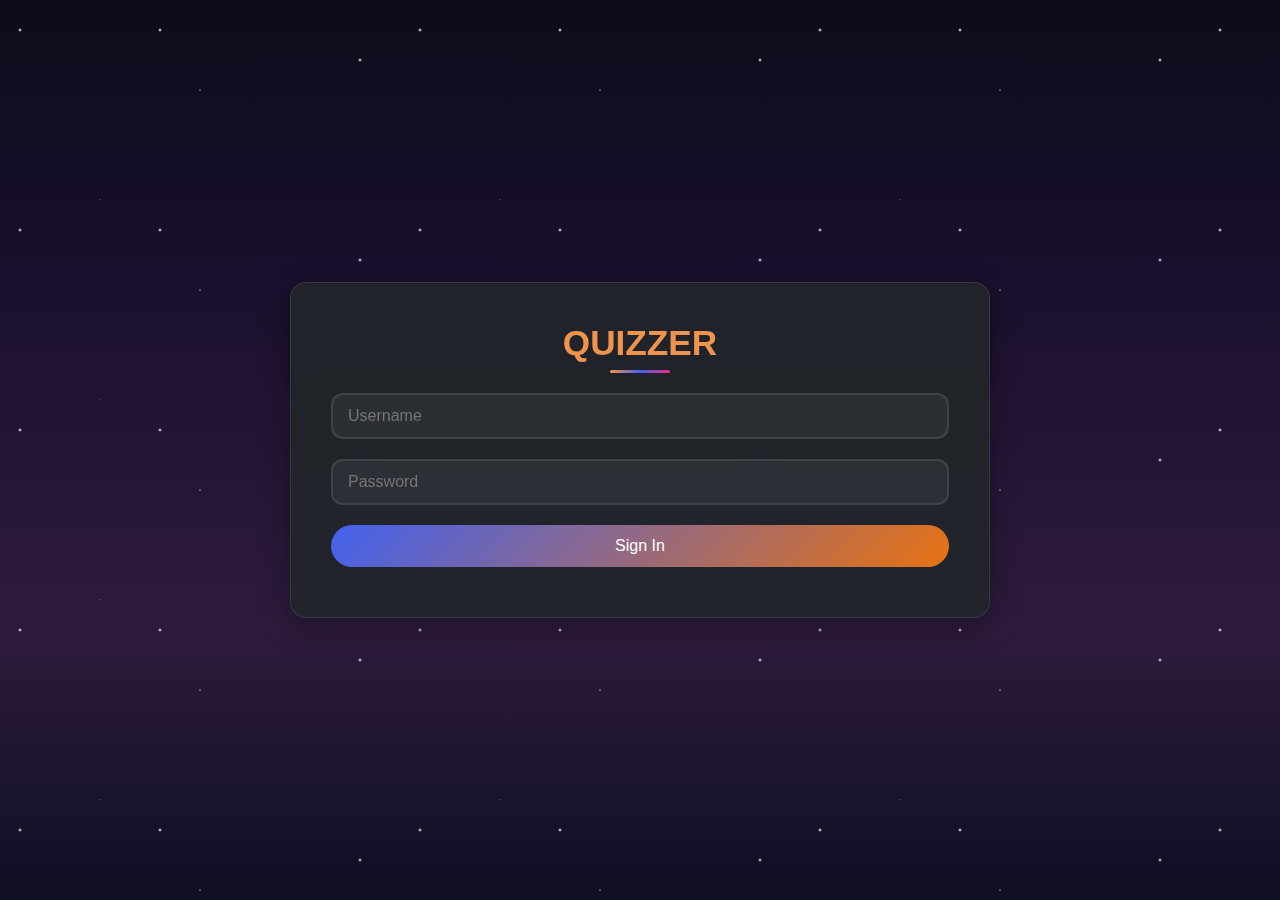
<file: index.html>
<!DOCTYPE html>
<html lang="en">
<head>
  <meta http-equiv="refresh" content="0; url=home.html" />
  <meta charset="UTF-8">
  <meta name="viewport" content="width=device-width, initial-scale=1.0">
  <title>QUIZZER | Interactive Learning</title>
  <link rel="stylesheet" href="styles.css">
  <link rel="stylesheet" href="https://cdnjs.cloudflare.com/ajax/libs/font-awesome/6.4.0/css/all.min.css">
  
</head>
<body>
  
  <script>
    (function () {
      const isLoggedIn = sessionStorage.getItem("loggedIn");
      if (isLoggedIn !== "true") {
        alert("Access denied. Please log in first.");
        window.location.href = "login.html";
      }
    })();
  </script>

  <div class="app-container">
    <!-- Home Screen -->
    <div id="home" class="screen active">
      <div class="header">
        <h1><i class="fas fa-graduation-cap"></i> Welcome to QUIZZER</h1>
        <p>Select your class to begin</p>
      </div>
      <div id="class-options" class="option-container"></div>
      <div class="nav-buttons">
        <button id="class-next" class="btn-primary" disabled>
          Continue <i class="fas fa-arrow-right"></i>
        </button>
      </div>
    </div>

    <!-- Subject Selection -->
    <div id="subject-select" class="screen">
      <div class="header">
        <h2><i class="fas fa-book-open"></i> Choose Subject</h2>
        <p>For Class <span id="selected-class-display"></span></p>
      </div>
      <div id="subject-options" class="o-container"></div>
      <div class="nav-buttons">
        <button id="subject-back" class="btn-secondary">
          <i class="fas fa-arrow-left"></i> Back
        </button>
        <button id="subject-next" class="btn-primary" disabled>
          Continue <i class="fas fa-arrow-right"></i>
        </button>
      </div>
    </div>

    
    <!-- Chapter Selection -->
    <div id="chapter-select" class="screen">
      <div class="header">
        <h2><i class="fas fa-layer-group"></i> Choose Chapter</h2>
        <p>For <span id="selected-subject-display"></span> (Class <span id="chapter-class-display"></span>)</p>
      </div>
      <div id="chapter-options" class="option-container"></div>
      <div class="nav-buttons">
        <button id="chapter-back" class="btn-secondary">
          <i class="fas fa-arrow-left"></i> Back
        </button>
        <button id="chapter-next" class="btn-primary" disabled>
          Continue <i class="fas fa-arrow-right"></i>
        </button>
      </div>
    </div>

    <!-- Rules Screen -->
    <div id="rules-popup" class="screen">
      <div class="header">
        <h2><i class="fas fa-info-circle"></i> Quiz Rules</h2>
      </div>
      <div class="rules-list">
        <div class="rule-item">
          <i class="fas fa-question-circle"></i>
          <p>Answer 10 random questions per quiz</p>
        </div>
        <div class="rule-item">
          <i class="fas fa-star"></i>
          <p>Each correct answer gives 10 points</p>
        </div>
        <div class="rule-item">
          <i class="fas fa-clock"></i>
          <p>Take your time - no time limit</p>
        </div>
      </div>
      <div class="nav-buttons">
        <button id="rules-back" class="btn-secondary">
          <i class="fas fa-arrow-left"></i> Back
        </button>
        <button id="start-quiz" class="btn-primary">
          Start Quiz <i class="fas fa-play"></i>
        </button>
      </div>
    </div>

    <!-- Quiz Screen -->
    <div id="quiz-container" class="screen">
      <div class="quiz-header">
        <div id="timer-container" class="question-timer">
          <i class="fas fa-clock clock-icon"></i>
          <span id="timer-seconds">0s</span>
        </div>
        
        <div class="quiz-info">
          <span class="quiz-subject"><i class="fas fa-book"></i> <span id="quiz-subject-name"></span></span>
          <span class="quiz-progress"><span id="current-question">1</span>/<span id="total-questions">10</span></span>
        </div>
        <div class="progress-bar">
          <div class="progress-fill" style="width: 0%"></div>
        </div>
      </div>
      
      <div class="question-container">
        <h2 id="question">Loading question...</h2>
        <div id="options" class="option-container"></div>
      </div>
      
      <div class="nav-buttons">
        <button id="next-btn" class="btn-primary" disabled>
          Next Question <i class="fas fa-arrow-right"></i>
        </button>
      </div>
    </div>

    <!-- Result Screen -->
    <div id="result-container" class="screen">
      <div class="result-header">
        <div class="result-icon">
          <i class="fas fa-trophy"></i>
        </div>
        <h2>Quiz Completed!</h2>
        <p>You've finished the <span id="result-subject"></span> quiz</p>
      </div>
      
      <div class="score-display">
        <div class="score-circle">
          <svg class="progress-ring" width="200" height="200">
            <circle class="progress-ring__circle" stroke-width="10" fill="transparent" r="90" cx="100" cy="100"/>
            <circle class="progress-ring__circle progress-ring__circle--fill" stroke-width="10" fill="transparent" r="90" cx="100" cy="100"/>
          </svg>
          <div class="score-text">
            <span id="score-percent">0</span>%
          </div>
        </div>
        <div id="final-score" class="score-details">
          <p>You scored <span id="score-value">0</span> out of <span id="score-max">100</span></p>
        </div>
      </div>
      
      <div class="nav-buttons">
        <button onclick="location.reload()" class="btn-primary">
          <i class="fas fa-redo"></i> Play Again
        </button>
      </div>
    </div>

    <footer>
      <p>© 2025 QUIZZER | Interactive Learning Platform | By Sreehari Nandanan</p>
    </footer>
  </div>
  <script src="script.js" defer></script>
</body>
</html>
</file>
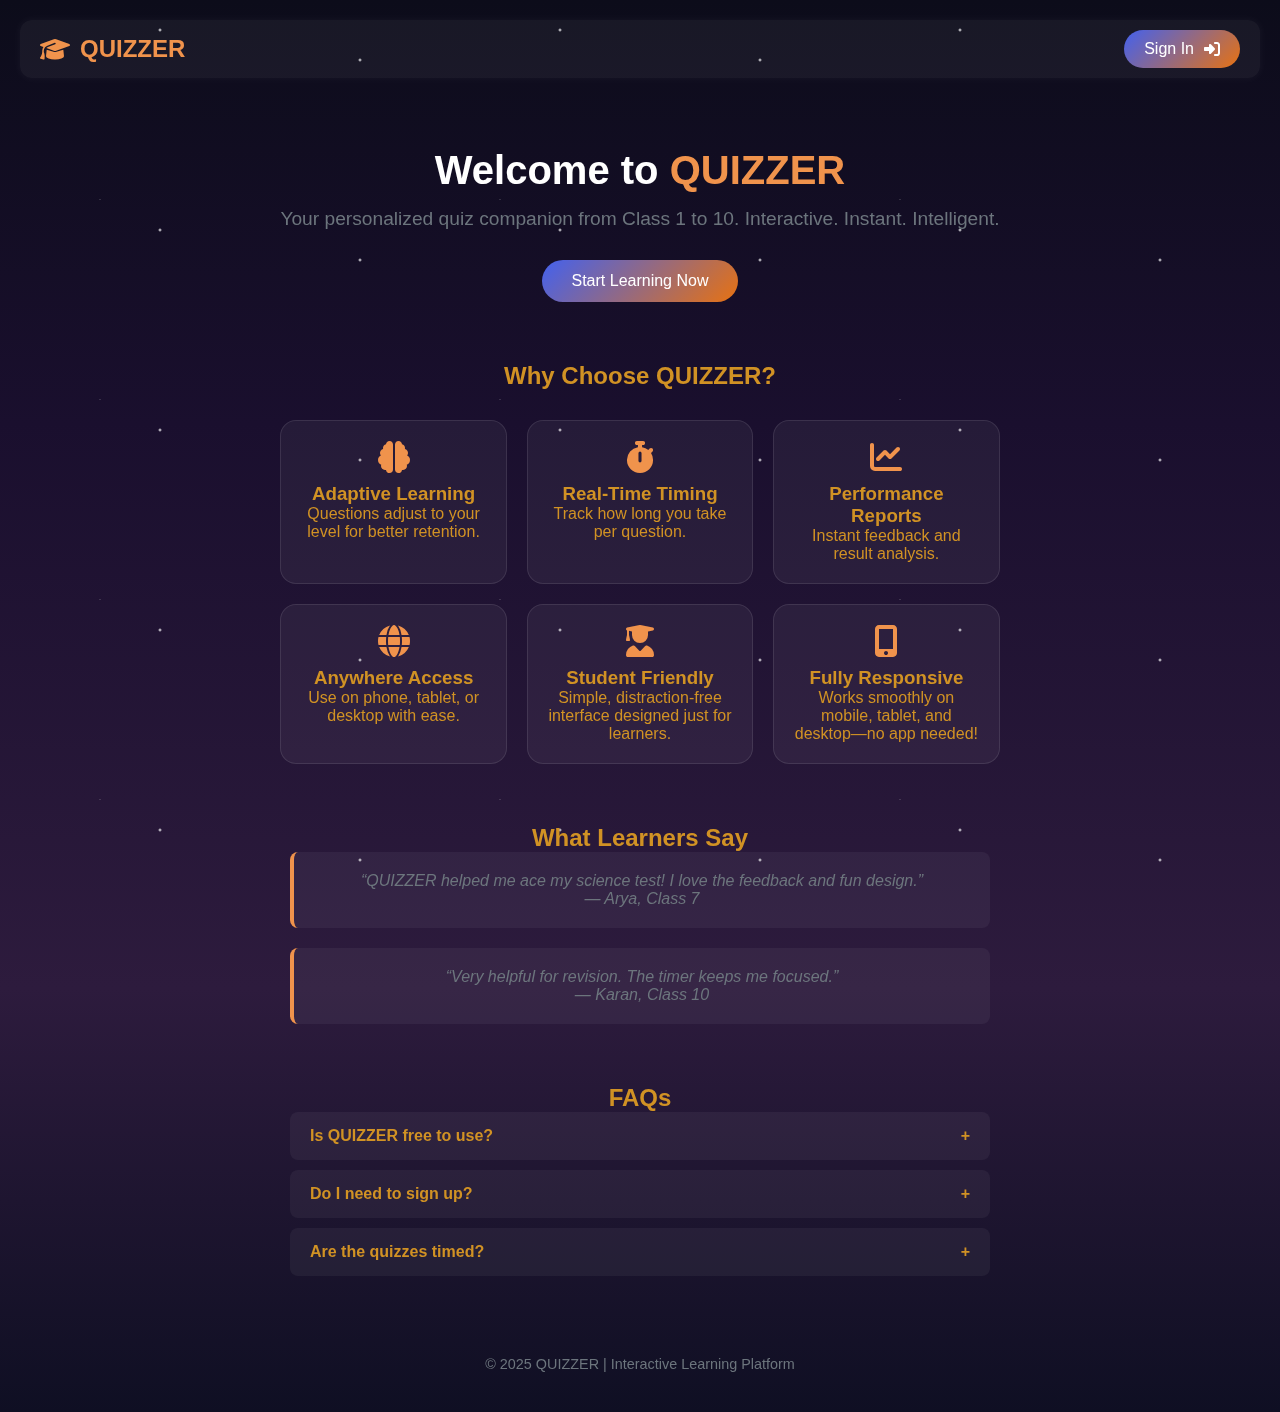
<file: home.html>
<!DOCTYPE html>
<html lang="en">
<head>
  <meta charset="UTF-8" />
  <title>QUIZZER - Learn, Practice, Succeed</title>
  <link rel="stylesheet" href="home.css" />
  <link rel="stylesheet" href="https://cdnjs.cloudflare.com/ajax/libs/font-awesome/6.4.0/css/all.min.css" />
</head>
<body>
  <header>
    <div class="logo">
      <i class="fas fa-graduation-cap"></i> QUIZZER
    </div>
    <button onclick="location.href='login.html'" class="sign-in-btn">
      Sign In <i class="fas fa-sign-in-alt"></i>
    </button>
  </header>

  <main>
    <!-- Hero Banner -->
    <section class="hero">
      <h1>Welcome to <span class="highlight">QUIZZER</span></h1>
      <p>Your personalized quiz companion from Class 1 to 10. Interactive. Instant. Intelligent.</p>
      <button onclick="location.href='login.html'" class="cta-btn">Start Learning Now</button>
    </section>

    <!-- Features -->
    <section class="features">
  <h2>Why Choose QUIZZER?</h2>
  <div class="feature-cards">
    <div class="card">
      <i class="fas fa-brain"></i>
      <h3>Adaptive Learning</h3>
      <p>Questions adjust to your level for better retention.</p>
    </div>
    <div class="card">
      <i class="fas fa-stopwatch"></i>
      <h3>Real-Time Timing</h3>
      <p>Track how long you take per question.</p>
    </div>
    <div class="card">
      <i class="fas fa-chart-line"></i>
      <h3>Performance Reports</h3>
      <p>Instant feedback and result analysis.</p>
    </div>
    <div class="card">
      <i class="fas fa-globe"></i>
      <h3>Anywhere Access</h3>
      <p>Use on phone, tablet, or desktop with ease.</p>
    </div>
    <div class="card">
      <i class="fas fa-user-graduate"></i>
      <h3>Student Friendly</h3>
      <p>Simple, distraction-free interface designed just for learners.</p>
    </div>
    <div class="card">
      <i class="fas fa-mobile-alt"></i>
      <h3>Fully Responsive</h3>
      <p>Works smoothly on mobile, tablet, and desktop—no app needed!</p>
    </div>
  </div>
</section>
    <!-- Testimonials -->
    <section class="testimonials">
      <h2>What Learners Say</h2>
      <div class="testimonial-cards">
        <div class="testimonial">
          <p>“QUIZZER helped me ace my science test! I love the feedback and fun design.”</p>
          <span>— Arya, Class 7</span>
        </div>
        <div class="testimonial">
          <p>“Very helpful for revision. The timer keeps me focused.”</p>
          <span>— Karan, Class 10</span>
        </div>
      </div>
    </section>

    <!-- FAQ Accordion -->
    <section class="faq">
      <h2>FAQs</h2>
      <div class="accordion">
        <div class="accordion-item">
          <button class="accordion-header">Is QUIZZER free to use?</button>
          <div class="accordion-body">Yes! All features are completely free for students.</div>
        </div>
        <div class="accordion-item">
          <button class="accordion-header">Do I need to sign up?</button>
          <div class="accordion-body">Just a simple sign-in is enough to get started—no registration needed.</div>
        </div>
        <div class="accordion-item">
          <button class="accordion-header">Are the quizzes timed?</button>
          <div class="accordion-body">Yes, but just for awareness. There are no penalties.</div>
        </div>
      </div>
    </section>
  </main>

  <footer>
    <p>© 2025 QUIZZER | Interactive Learning Platform</p>
  </footer>

  <script>
    // Accordion toggle
    document.querySelectorAll(".accordion-header").forEach(btn => {
      btn.addEventListener("click", () => {
        btn.classList.toggle("active");
        const body = btn.nextElementSibling;
        body.style.maxHeight = body.style.maxHeight ? null : body.scrollHeight + "px";
      });
    });
  </script>
</body>
</html>
</file>
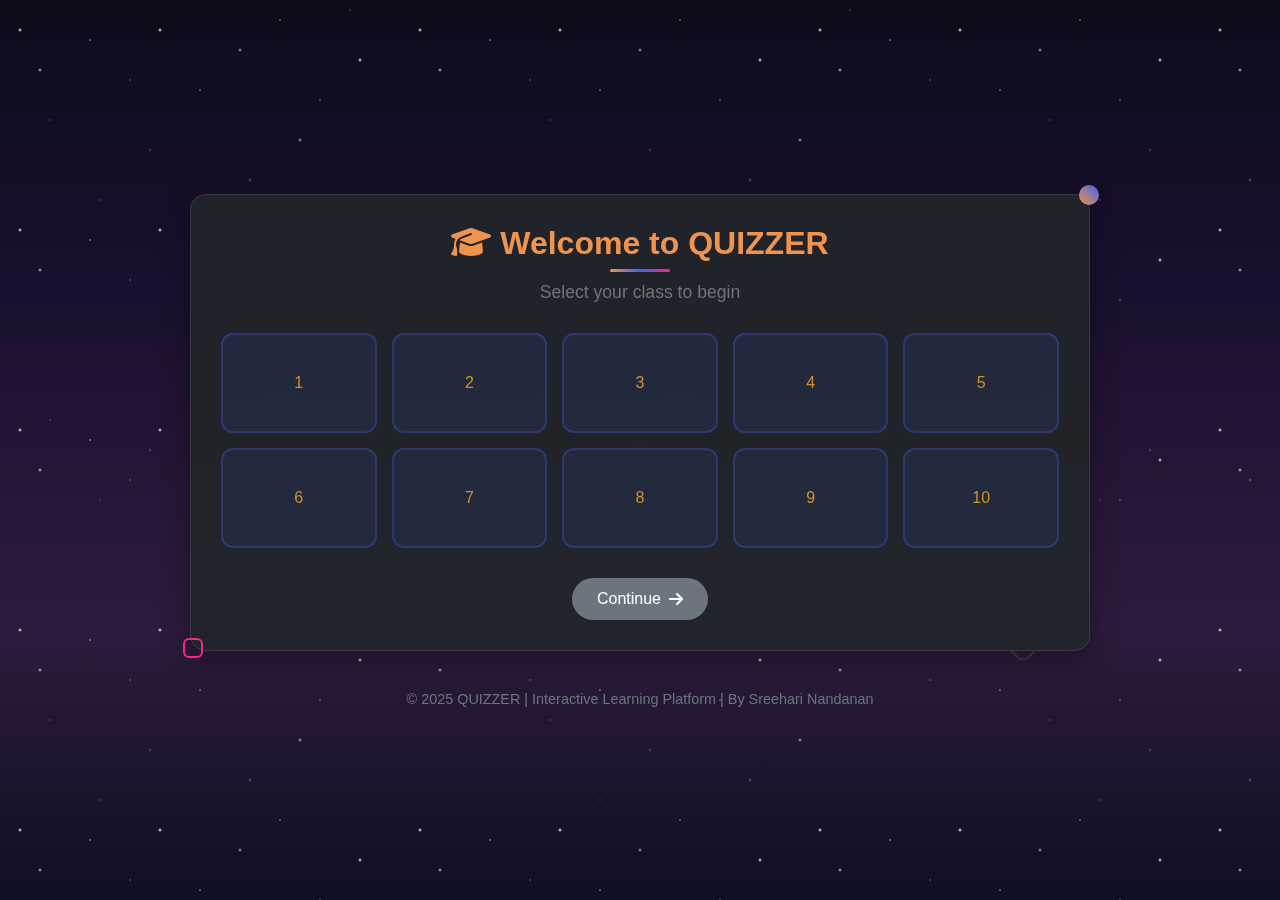
<file: indexorg copy.html>
<!DOCTYPE html>
<html lang="en">
<head>
  <meta charset="UTF-8" />
  <meta name="viewport" content="width=device-width, initial-scale=1.0"/>
  <title>QUIZZER | Interactive Learning</title>
  <link rel="stylesheet" href="styles.css" />
  <link rel="stylesheet" href="https://cdnjs.cloudflare.com/ajax/libs/font-awesome/6.4.0/css/all.min.css">
</head>
<body>
  <div class="app-container">
    <!-- Home Screen: Class Selection -->
    <div id="home" class="screen active">
      <div class="header">
        <h1><i class="fas fa-graduation-cap"></i> Welcome to QUIZZER</h1>
        <p>Select your class to begin</p>
      </div>
      <div id="class-options" class="option-container"></div>
      <div class="nav-buttons">
        <button id="class-next" class="btn-primary" disabled>
          Continue <i class="fas fa-arrow-right"></i>
        </button>
      </div>
    </div>

    <!-- Subject Selection -->
    <div id="subject-select" class="screen">
      <div class="header">
        <h2><i class="fas fa-book-open"></i> Choose Subject</h2>
        <p>For Class <span id="selected-class-display"></span></p>
      </div>
      <div id="subject-options" class="option-container"></div>
      <div class="nav-buttons">
        <button id="subject-back" class="btn-secondary">
          <i class="fas fa-arrow-left"></i> Back
        </button>
        <button id="subject-next" class="btn-primary" disabled>
          Continue <i class="fas fa-arrow-right"></i>
        </button>
      </div>
    </div>

    <!-- Rules Screen -->
    <div id="rules-popup" class="screen">
      <div class="header">
        <h2><i class="fas fa-info-circle"></i> Quiz Rules</h2>
        <div class="progress-steps">
          <div class="step active"><span>1</span></div>
          <div class="step active"><span>2</span></div>
          <div class="step active"><span>3</span></div>
        </div>
      </div>
      <div class="rules-list">
        <div class="rule-item">
          <i class="fas fa-question-circle"></i>
          <p>Answer 10 random questions per quiz</p>
        </div>
        <div class="rule-item">
          <i class="fas fa-star"></i>
          <p>Each correct answer gives 10 points</p>
        </div>
        <div class="rule-item">
          <i class="fas fa-clock"></i>
          <p>Take your time - no time limit</p>
        </div>
        <div class="rule-item">
          <i class="fas fa-lightbulb"></i>
          <p>Click a card to select your answer</p>
        </div>
      </div>
      <div class="nav-buttons">
        <button id="rules-back" class="btn-secondary">
          <i class="fas fa-arrow-left"></i> Back
        </button>
        <button id="start-quiz" class="btn-primary">
          Start Quiz <i class="fas fa-play"></i>
        </button>
      </div>
    </div>

    <!-- Quiz Screen -->
    <div id="quiz-container" class="screen">
      <div class="quiz-header">
        <div class="quiz-info">
          <span class="quiz-subject"><i class="fas fa-book"></i> <span id="quiz-subject-name"></span></span>
          <span class="quiz-progress"><span id="current-question">1</span>/<span id="total-questions">10</span></span>
        </div>
        <div class="progress-bar">
          <div class="progress-fill" style="width: 10%"></div>
        </div>
      </div>
      
      <div class="question-container">
        <h2 id="question">Loading question...</h2>
        <div id="options" class="option-container"></div>
      </div>
      
      <div class="nav-buttons">
        <button id="next-btn" class="btn-primary" disabled>
          Next Question <i class="fas fa-arrow-right"></i>
        </button>
      </div>
    </div>

    <!-- Result Screen -->
    <div id="result-container" class="screen">
      <div class="result-header">
        <div class="result-icon">
          <i class="fas fa-trophy"></i>
        </div>
        <h2>Quiz Completed!</h2>
        <p>You've finished the <span id="result-subject"></span> quiz</p>
      </div>
      
      <div class="score-display">
        <div class="score-circle">
          <svg class="progress-ring" width="200" height="200">
            <circle class="progress-ring__circle" stroke-width="10" fill="transparent" r="90" cx="100" cy="100"/>
            <circle class="progress-ring__circle progress-ring__circle--fill" stroke-width="10" fill="transparent" r="90" cx="100" cy="100"/>
          </svg>
          <div class="score-text">
            <span id="score-percent">0</span>%
          </div>
        </div>
        <div id="final-score" class="score-details">
          <p>You scored <span id="score-value">0</span> out of <span id="score-max">100</span></p>
        </div>
      </div>
      
      <div class="nav-buttons">
        <button onclick="location.reload()" class="btn-primary">
          <i class="fas fa-redo"></i> Play Again
        </button>
      </div>
    </div>

    <footer>
      <p>© 2025 QUIZZER | Interactive Learning Platform | By Sreehari Nandanan</p>
    </footer>
  </div>
  <script src="script.js" defer></script>
</body>
</html>
</file>
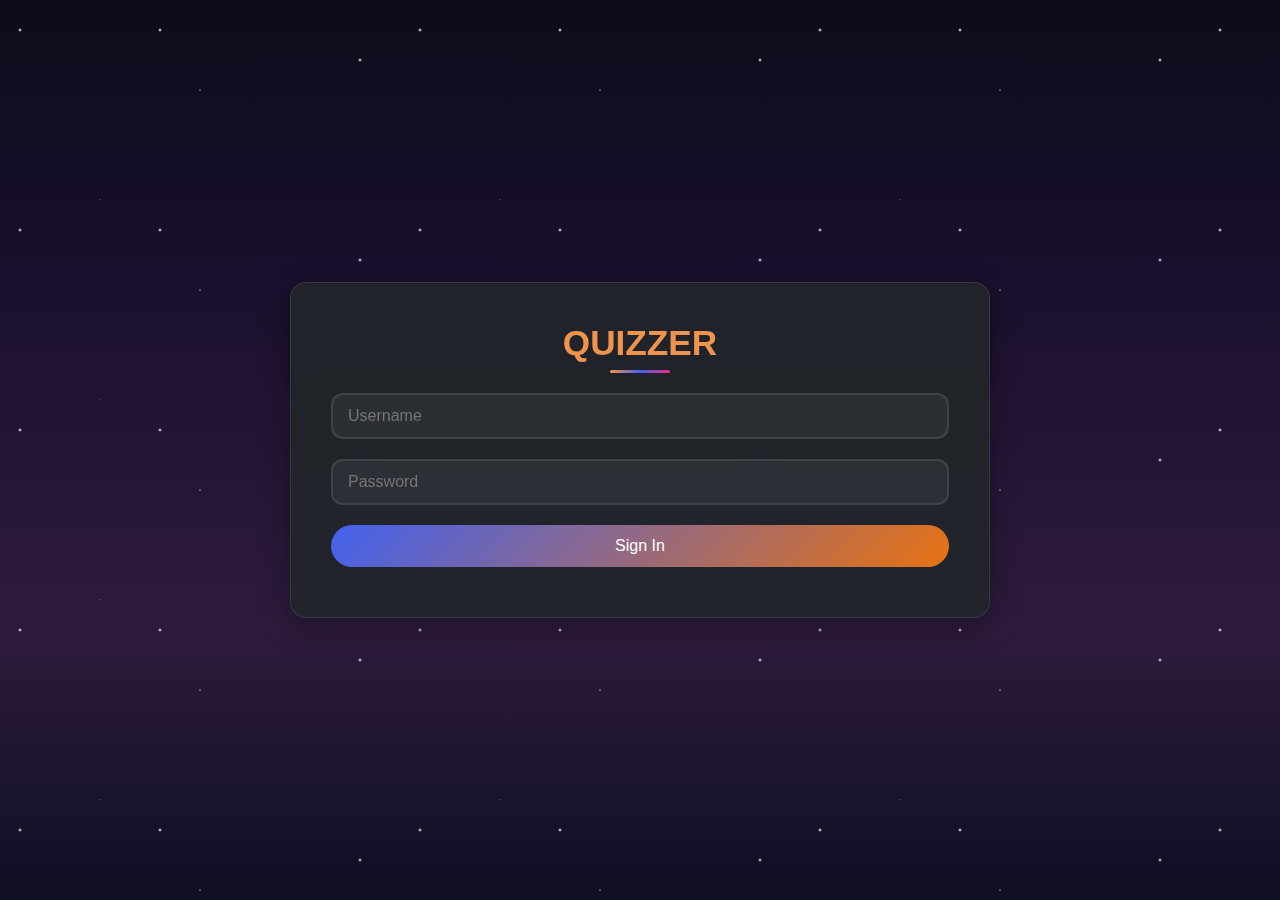
<file: login.html>
<!-- login.html -->
<!DOCTYPE html>
<html lang="en">
<head>
  <meta charset="UTF-8" />
  <title>Login | QUIZZER</title>
  <link rel="stylesheet" href="login.css" />
</head>
<body>
  <div class="login-container">
    <h1>QUIZZER</h1>
    <form id="login-form">
      <input type="text" id="username" placeholder="Username" required />
      <input type="password" id="password" placeholder="Password" required />
      <button type="submit">Sign In</button>
    </form>
    <p id="login-error" class="error"></p>
  </div>

  <script src="login.js"></script>
</body>
</html>
</file>
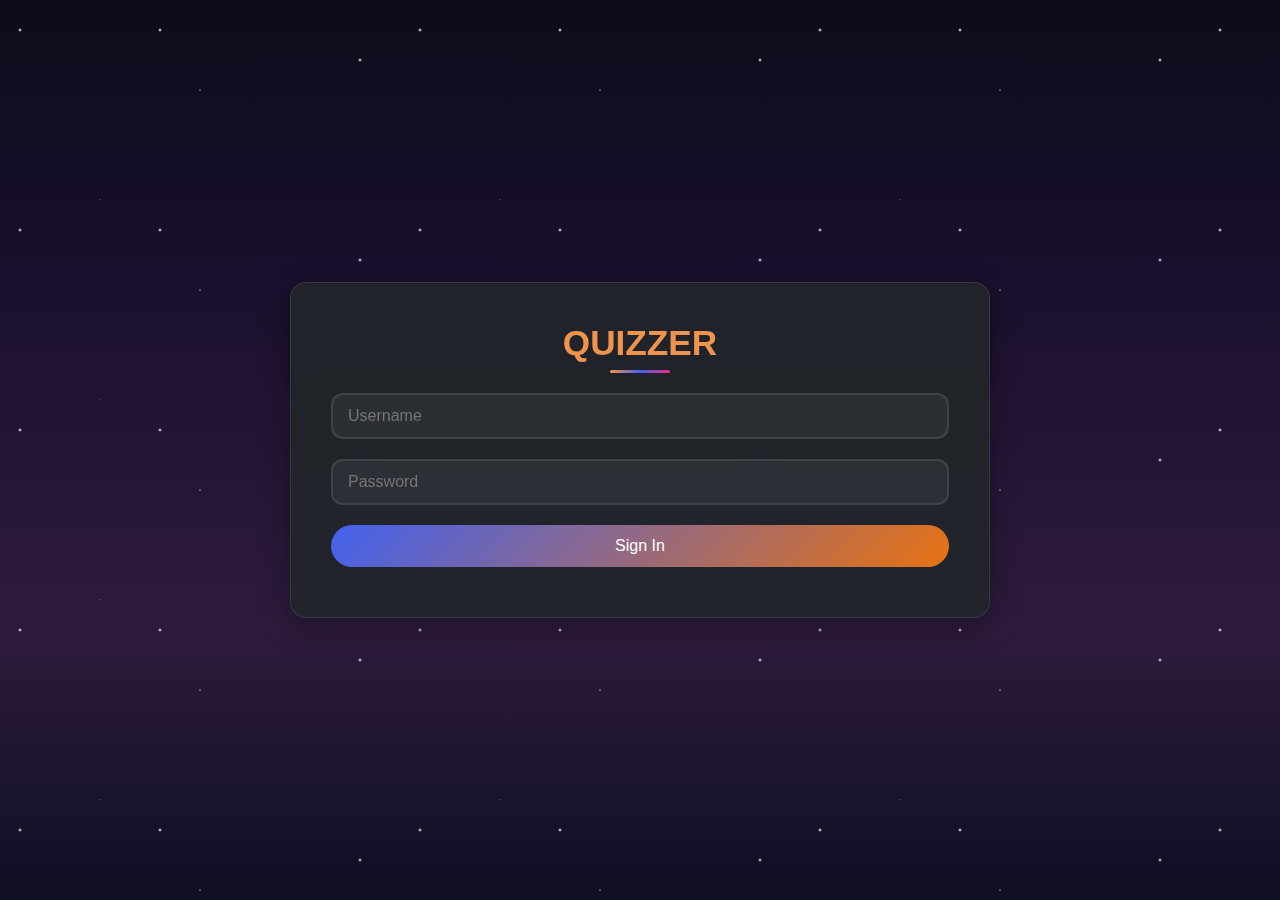
<file: quizz.html>
<!DOCTYPE html>
<html lang="en">
<head>
  
  <meta charset="UTF-8">
  <meta name="viewport" content="width=device-width, initial-scale=1.0">
  <title>QUIZZER | Interactive Learning</title>
  <link rel="stylesheet" href="styles.css">
  <link rel="stylesheet" href="https://cdnjs.cloudflare.com/ajax/libs/font-awesome/6.4.0/css/all.min.css">
  
</head>
<body>
  
  <script>
    if (sessionStorage.getItem("loggedIn") !== "true") {
      window.location.href = "login.html";
    }
  </script>
  

  <div class="app-container">
    <!-- Home Screen -->
    <div id="home" class="screen active">
      <div class="header">
        <h1><i class="fas fa-graduation-cap"></i> Welcome to QUIZZER</h1>
        <p>Select your class to begin</p>
      </div>
      <div id="class-options" class="option-container"></div>
      <div class="nav-buttons">
        <button id="class-next" class="btn-primary" disabled>
          Continue <i class="fas fa-arrow-right"></i>
        </button>
      </div>
    </div>

    <!-- Subject Selection -->
    <div id="subject-select" class="screen">
      <div class="header">
        <h2><i class="fas fa-book-open"></i> Choose Subject</h2>
        <p>For Class <span id="selected-class-display"></span></p>
      </div>
      <div id="subject-options" class="o-container"></div>
      <div class="nav-buttons">
        <button id="subject-back" class="btn-secondary">
          <i class="fas fa-arrow-left"></i> Back
        </button>
        <button id="subject-next" class="btn-primary" disabled>
          Continue <i class="fas fa-arrow-right"></i>
        </button>
      </div>
    </div>

    
    <!-- Chapter Selection -->
    <div id="chapter-select" class="screen">
      <div class="header">
        <h2><i class="fas fa-layer-group"></i> Choose Chapter</h2>
        <p>For <span id="selected-subject-display"></span> (Class <span id="chapter-class-display"></span>)</p>
      </div>
      <div id="chapter-options" class="option-container"></div>
      <div class="nav-buttons">
        <button id="chapter-back" class="btn-secondary">
          <i class="fas fa-arrow-left"></i> Back
        </button>
        <button id="chapter-next" class="btn-primary" disabled>
          Continue <i class="fas fa-arrow-right"></i>
        </button>
      </div>
    </div>

    <!-- Rules Screen -->
    <div id="rules-popup" class="screen">
      <div class="header">
        <h2><i class="fas fa-info-circle"></i> Quiz Rules</h2>
      </div>
      <div class="rules-list">
        <div class="rule-item">
          <i class="fas fa-question-circle"></i>
          <p>Answer 10 random questions per quiz</p>
        </div>
        <div class="rule-item">
          <i class="fas fa-star"></i>
          <p>Each correct answer gives 10 points</p>
        </div>
        <div class="rule-item">
          <i class="fas fa-clock"></i>
          <p>Take your time - no time limit</p>
        </div>
      </div>
      <div class="nav-buttons">
        <button id="rules-back" class="btn-secondary">
          <i class="fas fa-arrow-left"></i> Back
        </button>
        <button id="start-quiz" class="btn-primary">
          Start Quiz <i class="fas fa-play"></i>
        </button>
      </div>
    </div>

    <!-- Quiz Screen -->
    <div id="quiz-container" class="screen">
      <div class="quiz-header">
        <div id="timer-container" class="question-timer">
          <i class="fas fa-clock clock-icon"></i>
          <span id="timer-seconds">0s</span>
        </div>
        
        <div class="quiz-info">
          <span class="quiz-subject"><i class="fas fa-book"></i> <span id="quiz-subject-name"></span></span>
          <span class="quiz-progress"><span id="current-question">1</span>/<span id="total-questions">10</span></span>
        </div>
        <div class="progress-bar">
          <div class="progress-fill" style="width: 0%"></div>
        </div>
      </div>
      
      <div class="question-container">
        <h2 id="question">Loading question...</h2>
        <div id="options" class="option-container"></div>
      </div>
      
      <div class="nav-buttons">
        <button id="next-btn" class="btn-primary" disabled>
          Next Question <i class="fas fa-arrow-right"></i>
        </button>
      </div>
    </div>

    <!-- Result Screen -->
    <div id="result-container" class="screen">
      <div class="result-header">
        <div class="result-icon">
          <i class="fas fa-trophy"></i>
        </div>
        <h2>Quiz Completed!</h2>
        <p>You've finished the <span id="result-subject"></span> quiz</p>
      </div>
      
      <div class="score-display">
        <div class="score-circle">
          <svg class="progress-ring" width="200" height="200">
            <circle class="progress-ring__circle" stroke-width="10" fill="transparent" r="90" cx="100" cy="100"/>
            <circle class="progress-ring__circle progress-ring__circle--fill" stroke-width="10" fill="transparent" r="90" cx="100" cy="100"/>
          </svg>
          <div class="score-text">
            <span id="score-percent">0</span>%
          </div>
        </div>
        <div id="final-score" class="score-details">
          <p>You scored <span id="score-value">0</span> out of <span id="score-max">100</span></p>
        </div>
      </div>
      
      <div class="nav-buttons">
        <button onclick="location.reload()" class="btn-primary">
          <i class="fas fa-redo"></i> Play Again
        </button>
      </div>
    </div>

    <footer>
      <p>© 2025 QUIZZER | Interactive Learning Platform | By Sreehari Nandanan</p>
    </footer>
  </div>
  <script src="script.js" defer></script>
</body>
</html>
</file>
<file: styles.css>
/* Enhanced styles.css with night sky background */
:root {
  --primary: #4361ee;
  --primary-dark: #e77212;
  --secondary: #f72585;
  --accent: #f0934c;
  --light: #d19224;
  --dark: #212529;
  --success: #4caf50;
  --warning: #ff9800;
  --danger: #f44336;
  --gray: #6c757d;
}

* {
  box-sizing: border-box;
  margin: 0;
  padding: 0;
  font-family: 'Poppins', 'Segoe UI', sans-serif;
}

body {
  background: linear-gradient(180deg, #0c0c1a 0%, #1a0f2e 30%, #2d1b3d 70%, #0f0f23 100%);
  color: var(--light);
  min-height: 100vh;
  padding: 20px;
  display: flex;
  justify-content: center;
  align-items: center;
  overflow-x: hidden;
  position: relative;
}

/* Night sky with twinkling stars */
body::before {
  content: '';
  position: fixed;
  top: 0;
  left: 0;
  width: 100%;
  height: 100%;
  background-image: 
    radial-gradient(2px 2px at 20px 30px, #ffffff, transparent),
    radial-gradient(2px 2px at 40px 70px, rgba(255, 255, 255, 0.8), transparent),
    radial-gradient(1px 1px at 90px 40px, #ffffff, transparent),
    radial-gradient(1px 1px at 130px 80px, rgba(255, 255, 255, 0.6), transparent),
    radial-gradient(2px 2px at 160px 30px, #ffffff, transparent),
    radial-gradient(1px 1px at 200px 90px, rgba(255, 255, 255, 0.9), transparent),
    radial-gradient(2px 2px at 240px 50px, rgba(255, 255, 255, 0.7), transparent),
    radial-gradient(1px 1px at 280px 20px, #ffffff, transparent),
    radial-gradient(1px 1px at 320px 100px, rgba(255, 255, 255, 0.8), transparent),
    radial-gradient(2px 2px at 360px 60px, #ffffff, transparent);
  background-repeat: repeat;
  background-size: 400px 200px;
  animation: movingStars 25s linear infinite, twinkleStars 3s ease-in-out infinite alternate;
  pointer-events: none;
  z-index: -2;
}

/* Additional star layer for depth */
body::after {
  content: '';
  position: fixed;
  top: 0;
  left: 0;
  width: 100%;
  height: 100%;
  background-image: 
    radial-gradient(1px 1px at 50px 120px, rgba(255, 255, 255, 0.4), transparent),
    radial-gradient(1px 1px at 150px 150px, rgba(255, 255, 255, 0.6), transparent),
    radial-gradient(2px 2px at 250px 180px, rgba(255, 255, 255, 0.3), transparent),
    radial-gradient(1px 1px at 350px 10px, rgba(255, 255, 255, 0.5), transparent),
    radial-gradient(1px 1px at 100px 200px, rgba(255, 255, 255, 0.4), transparent),
    radial-gradient(2px 2px at 300px 140px, rgba(255, 255, 255, 0.7), transparent);
  background-repeat: repeat;
  background-size: 500px 300px;
  animation: movingStarsReverse 35s linear infinite, twinkleStarsDelay 4s ease-in-out infinite alternate;
  pointer-events: none;
  z-index: -1;
}

/* Floating geometric shapes */
.app-container::before,
.app-container::after {
  content: '';
  position: absolute;
  width: 40px;
  height: 40px;
  border: 2px solid rgba(240, 147, 76, 0.2);
  border-radius: 50%;
  animation: floatingShapes 15s ease-in-out infinite;
  pointer-events: none;
  z-index: -1;
}

.app-container::before {
  top: 10%;
  left: 5%;
  animation-delay: -2s;
}

.app-container::after {
  bottom: 10%;
  right: 5%;
  border-radius: 20%;
  animation-delay: -8s;
  transform: rotate(45deg);
}

.app-container {
  width: 100%;
  max-width: 900px;
  margin: 0 auto;
  position: relative;
}

.screen {
  display: none;
  background: rgba(33, 37, 41, 0.95);
  border-radius: 16px;
  padding: 30px;
  box-shadow: 0 10px 30px rgba(0, 0, 0, 0.3);
  animation: fadeInUp 0.5s ease-out;
  transition: all 0.3s ease;
  position: relative;
  backdrop-filter: blur(10px);
  border: 1px solid rgba(255, 255, 255, 0.1);
}

/* Decorative corner doodles */
.screen::before {
  content: '';
  position: absolute;
  top: -10px;
  right: -10px;
  width: 20px;
  height: 20px;
  background: linear-gradient(45deg, var(--accent), var(--primary));
  border-radius: 50%;
  animation: pulse 3s ease-in-out infinite;
}

.screen::after {
  content: '';
  position: absolute;
  bottom: -8px;
  left: -8px;
  width: 16px;
  height: 16px;
  border: 2px solid var(--secondary);
  border-radius: 30%;
  animation: rotate 10s linear infinite;
}

.screen.active {
  display: block;
  animation: slideInScale 0.6s cubic-bezier(0.175, 0.885, 0.32, 1.275);
}

.header {
  text-align: center;
  margin-bottom: 30px;
  position: relative;
}

/* Animated underline doodle for headers */
.header h1::after,
.header h2::after {
  content: '';
  position: absolute;
  bottom: -10px;
  left: 50%;
  transform: translateX(-50%);
  width: 60px;
  height: 3px;
  background: linear-gradient(90deg, var(--accent), var(--primary), var(--secondary));
  border-radius: 2px;
  animation: expandLine 0.8s ease-out 0.3s both;
}

.header h1, .header h2 {
  color: var(--accent);
  margin-bottom: 20px;
  font-weight: 600;
  position: relative;
}

.header p {
  color: var(--gray);
  font-size: 1.1rem;
  animation: fadeInDelay 0.8s ease-out 0.5s both;
}

/* Enhanced icons with animations */
.header i {
  display: inline-block;
  animation: bounceIn 0.6s ease-out 0.2s both;
}

.option-container {
  display: grid;
  grid-template-columns: repeat(auto-fit, minmax(150px, 1fr));
  gap: 15px;
  margin: 30px 0;
}

.o-container {
  display: grid;
  grid-template-columns: repeat(auto-fit, minmax(200px, 1fr));
  gap: 15px;
  margin: 30px 0;
}

.option-card {
  background: rgba(67, 97, 238, 0.1);
  border: 2px solid rgba(67, 97, 238, 0.3);
  padding: 20px 15px;
  border-radius: 12px;
  cursor: pointer;
  transition: all 0.3s cubic-bezier(0.175, 0.885, 0.32, 1.275);
  display: flex;
  flex-direction: column;
  align-items: center;
  justify-content: center;
  min-height: 100px;
  text-align: center;
  font-weight: 500;
  position: relative;
  overflow: hidden;
  animation: slideInUp 0.5s ease-out both;
}

/* Staggered animation for option cards */
.option-card:nth-child(1) { animation-delay: 0.1s; }
.option-card:nth-child(2) { animation-delay: 0.2s; }
.option-card:nth-child(3) { animation-delay: 0.3s; }
.option-card:nth-child(4) { animation-delay: 0.4s; }
.option-card:nth-child(5) { animation-delay: 0.5s; }
.option-card:nth-child(6) { animation-delay: 0.6s; }

/* Hover sparkle effect */
.option-card::before {
  content: '';
  position: absolute;
  top: 50%;
  left: 50%;
  width: 0;
  height: 0;
  background: radial-gradient(circle, rgba(240, 147, 76, 0.3) 0%, transparent 70%);
  border-radius: 50%;
  transition: all 0.3s ease;
  transform: translate(-50%, -50%);
  z-index: -1;
}

.option-card:hover {
  background: rgba(67, 97, 238, 0.2);
  transform: translateY(-3px) scale(1.02);
  box-shadow: 0 5px 15px rgba(67, 97, 238, 0.2);
}

.option-card:hover::before {
  width: 100px;
  height: 100px;
}

.option-card.selected {
  background: rgba(76, 201, 240, 0.2);
  border-color: var(--accent);
  box-shadow: 0 5px 15px rgba(76, 201, 240, 0.3);
  animation: selectedPulse 0.6s ease-out;
}

.option-card.selected::after {
  content: '\f00c';
  font-family: 'Font Awesome 6 Free';
  font-weight: 900;
  color: var(--accent);
  margin-top: 10px;
  animation: checkMarkAppear 0.4s cubic-bezier(0.175, 0.885, 0.32, 1.275) 0.2s both;
}

.nav-buttons {
  display: flex;
  justify-content: center;
  gap: 15px;
  margin-top: 30px;
}

.btn-primary {
  background: linear-gradient(135deg, var(--primary), var(--primary-dark));
  color: white;
  padding: 12px 25px;
  border: none;
  border-radius: 50px;
  font-size: 1rem;
  font-weight: 500;
  cursor: pointer;
  transition: all 0.3s cubic-bezier(0.175, 0.885, 0.32, 1.275);
  display: flex;
  align-items: center;
  gap: 8px;
  position: relative;
  overflow: hidden;
}

/* Button shine effect */
.btn-primary::before {
  content: '';
  position: absolute;
  top: 0;
  left: -100%;
  width: 100%;
  height: 100%;
  background: linear-gradient(90deg, transparent, rgba(255, 255, 255, 0.2), transparent);
  transition: left 0.5s ease;
}

.btn-primary:hover::before {
  left: 100%;
}

.btn-primary:hover {
  background: linear-gradient(135deg, var(--primary-dark), var(--primary));
  transform: translateY(-2px) scale(1.05);
  box-shadow: 0 8px 20px rgba(67, 97, 238, 0.4);
}

.btn-primary:active {
  transform: translateY(0) scale(0.98);
}

.btn-primary:disabled {
  background: var(--gray);
  transform: none;
  box-shadow: none;
  cursor: not-allowed;
}

.btn-secondary {
  background: transparent;
  color: var(--accent);
  padding: 12px 25px;
  border: 2px solid var(--accent);
  border-radius: 50px;
  font-size: 1rem;
  font-weight: 500;
  cursor: pointer;
  transition: all 0.3s cubic-bezier(0.175, 0.885, 0.32, 1.275);
  display: flex;
  align-items: center;
  gap: 8px;
  position: relative;
}

.btn-secondary:hover {
  background: rgba(76, 201, 240, 0.1);
  transform: translateY(-2px) scale(1.05);
  box-shadow: 0 5px 15px rgba(240, 147, 76, 0.3);
}

/* Rules Screen Styles */
.rules-list {
  display: flex;
  flex-direction: column;
  gap: 15px;
  margin: 30px 0;
}

.rule-item {
  display: flex;
  align-items: center;
  gap: 15px;
  background: rgba(255, 255, 255, 0.05);
  padding: 15px;
  border-radius: 10px;
  transition: all 0.3s cubic-bezier(0.175, 0.885, 0.32, 1.275);
  animation: slideInLeft 0.5s ease-out both;
  position: relative;
}

.rule-item:nth-child(1) { animation-delay: 0.1s; }
.rule-item:nth-child(2) { animation-delay: 0.2s; }
.rule-item:nth-child(3) { animation-delay: 0.3s; }

/* Decorative line for rule items */
.rule-item::before {
  content: '';
  position: absolute;
  left: 0;
  top: 0;
  width: 4px;
  height: 100%;
  background: linear-gradient(180deg, var(--accent), var(--primary));
  border-radius: 2px;
  transform: scaleY(0);
  transition: transform 0.3s ease;
}

.rule-item:hover {
  background: rgba(255, 255, 255, 0.1);
  transform: translateX(5px) scale(1.02);
}

.rule-item:hover::before {
  transform: scaleY(1);
}

.rule-item i {
  color: var(--accent);
  font-size: 1.5rem;
  animation: iconBounce 2s ease-in-out infinite;
}

.rule-item:nth-child(2) i {
  animation-delay: -0.5s;
}

.rule-item:nth-child(3) i {
  animation-delay: -1s;
}

.rule-item p {
  margin: 0;
  font-size: 1.1rem;
}

.progress-steps {
  display: flex;
  justify-content: center;
  gap: 30px;
  margin: 20px 0;
}

.step {
  width: 40px;
  height: 40px;
  border-radius: 50%;
  background: rgba(255, 255, 255, 0.1);
  display: flex;
  align-items: center;
  justify-content: center;
  position: relative;
  transition: all 0.3s ease;
}

.step.active {
  background: var(--accent);
  color: var(--dark);
  font-weight: bold;
  animation: stepActivate 0.5s cubic-bezier(0.175, 0.885, 0.32, 1.275);
}

.step.active::before {
  content: '';
  position: absolute;
  width: 30px;
  height: 3px;
  background: var(--accent);
  right: -30px;
  animation: lineExpand 0.5s ease-out 0.3s both;
}

.step:last-child::before {
  display: none;
}

/* Quiz Screen Styles */
.quiz-header {
  margin-bottom: 30px;
  animation: slideInDown 0.5s ease-out;
}

.quiz-info {
  display: flex;
  justify-content: space-between;
  margin-bottom: 15px;
}

.quiz-subject, .quiz-progress {
  background: rgba(255, 255, 255, 0.1);
  padding: 5px 15px;
  border-radius: 50px;
  font-size: 0.9rem;
  animation: fadeInScale 0.5s ease-out 0.2s both;
}

.quiz-subject i {
  margin-right: 5px;
  color: var(--accent);
  animation: iconPulse 2s ease-in-out infinite;
}

.progress-bar {
  width: 100%;
  height: 8px;
  background: rgba(255, 255, 255, 0.1);
  border-radius: 10px;
  overflow: hidden;
  position: relative;
}

/* Animated progress bar shine */
.progress-bar::before {
  content: '';
  position: absolute;
  top: 0;
  left: 0;
  width: 100%;
  height: 100%;
  background: linear-gradient(90deg, transparent, rgba(255, 255, 255, 0.1), transparent);
  animation: progressShine 2s ease-in-out infinite;
}

.progress-fill {
  height: 100%;
  background: linear-gradient(90deg, var(--accent), var(--primary));
  border-radius: 10px;
  transition: width 0.5s cubic-bezier(0.175, 0.885, 0.32, 1.275);
  box-shadow: 0 0 10px rgba(240, 147, 76, 0.5);
}

.question-container {
  min-height: 300px;
  display: flex;
  flex-direction: column;
  justify-content: center;
  animation: questionAppear 0.5s ease-out;
}

#question {
  font-size: 1.5rem;
  margin-bottom: 30px;
  line-height: 1.5;
  animation: typeIn 0.8s ease-out;
}

/* Result Screen Styles */
.result-header {
  text-align: center;
  margin-bottom: 30px;
  animation: resultAppear 0.8s cubic-bezier(0.175, 0.885, 0.32, 1.275);
}

.result-icon {
  width: 80px;
  height: 80px;
  background: linear-gradient(135deg, var(--accent), var(--primary));
  border-radius: 50%;
  display: flex;
  align-items: center;
  justify-content: center;
  margin: 0 auto 20px;
  animation: trophyBounce 1s ease-out 0.5s both;
  position: relative;
}

/* Trophy sparkle effect */
.result-icon::before,
.result-icon::after {
  content: '✨';
  position: absolute;
  font-size: 1.2rem;
  animation: sparkle 2s ease-in-out infinite;
}

.result-icon::before {
  top: -10px;
  left: -10px;
  animation-delay: 0s;
}

.result-icon::after {
  bottom: -10px;
  right: -10px;
  animation-delay: 1s;
}

.result-icon i {
  font-size: 2.5rem;
  color: white;
}

.score-display {
  display: flex;
  flex-direction: column;
  align-items: center;
  margin: 30px 0;
}

.score-circle {
  position: relative;
  width: 200px;
  height: 200px;
  margin-bottom: 20px;
  animation: scoreCircleAppear 1s ease-out 0.8s both;
}

.progress-ring__circle {
  stroke: rgba(255, 255, 255, 0.1);
}

.progress-ring__circle--fill {
  stroke: var(--accent);
  stroke-linecap: round;
  transform: rotate(-90deg);
  transform-origin: 50% 50%;
  transition: stroke-dashoffset 1s ease;
  filter: drop-shadow(0 0 5px rgba(240, 147, 76, 0.5));
}

.score-text {
  position: absolute;
  top: 50%;
  left: 50%;
  transform: translate(-50%, -50%);
  font-size: 3rem;
  font-weight: bold;
  color: var(--light);
  animation: scoreCountUp 1s ease-out 1.2s both;
}

.score-text span {
  font-size: 3rem;
}

.score-details {
  text-align: center;
  font-size: 1.2rem;
  animation: fadeInUp 0.5s ease-out 1.5s both;
}

.score-details span {
  font-weight: bold;
  color: var(--accent);
}

/* Footer Styles */
footer {
  margin-top: 40px;
  text-align: center;
  color: var(--gray);
  font-size: 0.9rem;
  animation: fadeIn 1s ease-out 2s both;
}

.social-links {
  display: flex;
  justify-content: center;
  gap: 15px;
  margin-top: 15px;
}

.social-links a {
  color: var(--gray);
  font-size: 1.2rem;
  transition: all 0.3s cubic-bezier(0.175, 0.885, 0.32, 1.275);
}

.social-links a:hover {
  color: var(--accent);
  transform: translateY(-3px) scale(1.2);
}

/* Star Animations */
@keyframes movingStars {
  0% {
    transform: translateX(0) translateY(0);
  }
  100% {
    transform: translateX(-400px) translateY(-200px);
  }
}

@keyframes movingStarsReverse {
  0% {
    transform: translateX(0) translateY(0);
  }
  100% {
    transform: translateX(500px) translateY(300px);
  }
}

@keyframes twinkleStars {
  0% {
    opacity: 0.3;
  }
  100% {
    opacity: 1;
  }
}

@keyframes twinkleStarsDelay {
  0% {
    opacity: 0.5;
  }
  100% {
    opacity: 0.9;
  }
}

/* Enhanced Animations */
@keyframes fadeInUp {
  from {
    opacity: 0;
    transform: translateY(20px);
  }
  to {
    opacity: 1;
    transform: translateY(0);
  }
}

@keyframes slideInScale {
  from {
    opacity: 0;
    transform: translateY(30px) scale(0.9);
  }
  to {
    opacity: 1;
    transform: translateY(0) scale(1);
  }
}

@keyframes slideInUp {
  from {
    opacity: 0;
    transform: translateY(30px);
  }
  to {
    opacity: 1;
    transform: translateY(0);
  }
}

@keyframes slideInLeft {
  from {
    opacity: 0;
    transform: translateX(-30px);
  }
  to {
    opacity: 1;
    transform: translateX(0);
  }
}

@keyframes slideInDown {
  from {
    opacity: 0;
    transform: translateY(-20px);
  }
  to {
    opacity: 1;
    transform: translateY(0);
  }
}

@keyframes bounceIn {
  0% {
    opacity: 0;
    transform: scale(0.3) translateY(-20px);
  }
  50% {
    opacity: 1;
    transform: scale(1.1) translateY(0);
  }
  100% {
    opacity: 1;
    transform: scale(1) translateY(0);
  }
}

@keyframes expandLine {
  from {
    width: 0;
  }
  to {
    width: 60px;
  }
}

@keyframes fadeInDelay {
  from {
    opacity: 0;
    transform: translateY(10px);
  }
  to {
    opacity: 1;
    transform: translateY(0);
  }
}

@keyframes selectedPulse {
  0% {
    transform: scale(1);
  }
  50% {
    transform: scale(1.05);
    box-shadow: 0 8px 25px rgba(76, 201, 240, 0.4);
  }
  100% {
    transform: scale(1);
  }
}

@keyframes checkMarkAppear {
  0% {
    opacity: 0;
    transform: scale(0) rotate(45deg);
  }
  50% {
    transform: scale(1.2) rotate(0deg);
  }
  100% {
    opacity: 1;
    transform: scale(1) rotate(0deg);
  }
}

@keyframes iconBounce {
  0%, 20%, 50%, 80%, 100% {
    transform: translateY(0);
  }
  40% {
    transform: translateY(-5px);
  }
  60% {
    transform: translateY(-3px);
  }
}

@keyframes iconPulse {
  0%, 100% {
    transform: scale(1);
  }
  50% {
    transform: scale(1.1);
  }
}

@keyframes stepActivate {
  0% {
    transform: scale(0.8);
  }
  50% {
    transform: scale(1.1);
  }
  100% {
    transform: scale(1);
  }
}

@keyframes lineExpand {
  from {
    width: 0;
  }
  to {
    width: 30px;
  }
}

@keyframes fadeInScale {
  from {
    opacity: 0;
    transform: scale(0.8);
  }
  to {
    opacity: 1;
    transform: scale(1);
  }
}

@keyframes progressShine {
  0% {
    transform: translateX(-100%);
  }
  100% {
    transform: translateX(100%);
  }
}

@keyframes questionAppear {
  from {
    opacity: 0;
    transform: translateY(20px) scale(0.95);
  }
  to {
    opacity: 1;
    transform: translateY(0) scale(1);
  }
}

@keyframes typeIn {
  from {
    opacity: 0;
  }
  to {
    opacity: 1;
  }
}

@keyframes resultAppear {
  0% {
    opacity: 0;
    transform: translateY(30px) scale(0.9);
  }
  50% {
    transform: translateY(-5px) scale(1.02);
  }
  100% {
    opacity: 1;
    transform: translateY(0) scale(1);
  }
}

@keyframes trophyBounce {
  0% {
    opacity: 0;
    transform: translateY(-50px) scale(0.5);
  }
  60% {
    transform: translateY(5px) scale(1.1);
  }
  80% {
    transform: translateY(-2px) scale(0.95);
  }
  100% {
    opacity: 1;
    transform: translateY(0) scale(1);
  }
}

@keyframes sparkle {
  0%, 100% {
    opacity: 0;
    transform: scale(0.5) rotate(0deg);
  }
  50% {
    opacity: 1;
    transform: scale(1) rotate(180deg);
  }
}

@keyframes scoreCircleAppear {
  from {
    opacity: 0;
    transform: scale(0.5) rotate(-90deg);
  }
  to {
    opacity: 1;
    transform: scale(1) rotate(0deg);
  }
}

@keyframes scoreCountUp {
  from {
    opacity: 0;
    transform: translate(-50%, -50%) scale(0.5);
  }
  to {
    opacity: 1;
    transform: translate(-50%, -50%) scale(1);
  }
}

@keyframes floatingShapes {
  0%, 100% {
    transform: translateY(0) rotate(0deg) scale(1);
  }
  25% {
    transform: translateY(-15px) rotate(90deg) scale(1.1);
  }
  50% {
    transform: translateY(-10px) rotate(180deg) scale(0.9);
  }
  75% {
    transform: translateY(-20px) rotate(270deg) scale(1.05);
  }
}

@keyframes rotate {
  from {
    transform: rotate(0deg);
  }
  to {
    transform: rotate(360deg);
  }
}

@keyframes pulse {
  0%, 100% {
    opacity: 1;
    transform: scale(1);
  }
  50% {
    opacity: 0.7;
    transform: scale(1.1);
  }
}

@keyframes fadeIn {
  from {
    opacity: 0;
  }
  to {
    opacity: 1;
  }
}

/* Responsive Design */
@media (max-width: 768px) {
  body {
    padding: 10px;
  }

  .app-container {
    padding: 15px;
  }

  .option-container {
    grid-template-columns: repeat(auto-fit, minmax(120px, 1fr));
  }

  .option-card {
    min-height: 80px;
    font-size: 0.9rem;
  }

  .header h1, .header h2 {
    font-size: 1.5rem;
  }

  .quiz-header {
    margin-bottom: 20px;
  }

  .quiz-info {
    flex-direction: column;
    align-items: center;
    gap: 10px;
  }
}
</file>
<file: home.css>
/* home.css — design matches QUIZZER style */
:root {
    --primary: #4361ee;
    --primary-dark: #e77212;
    --secondary: #f72585;
    --accent: #f0934c;
    --light: #d19224;
    --dark: #212529;
    --success: #4caf50;
    --warning: #ff9800;
    --danger: #f44336;
    --gray: #6c757d;
  }
  
  * {
    margin: 0;
    padding: 0;
    box-sizing: border-box;
    font-family: 'Poppins', 'Segoe UI', sans-serif;
  }
  
  body {
    background: linear-gradient(180deg, #0c0c1a 0%, #1a0f2e 30%, #2d1b3d 70%, #0f0f23 100%);
    color: var(--light);
    min-height: 100vh;
    display: flex;
    flex-direction: column;
    position: relative;
    overflow-x: hidden;
    padding: 20px;
  }
  
  /* Stars background */
  body::before {
    content: '';
    position: fixed;
    top: 0; left: 0;
    width: 100%; height: 100%;
    background-image:
      radial-gradient(1px 1px at 100px 200px, rgba(255,255,255,0.5), transparent),
      radial-gradient(2px 2px at 160px 30px, #ffffff, transparent),
      radial-gradient(2px 2px at 360px 60px, #ffffff, transparent);
    background-repeat: repeat;
    background-size: 400px 200px;
    animation: starsFloat 30s linear infinite;
    z-index: -1;
  }
  
  @keyframes starsFloat {
    0% { transform: translate(0, 0); }
    100% { transform: translate(-300px, -150px); }
  }
  
  header {
    display: flex;
    justify-content: space-between;
    align-items: center;
    padding: 10px 20px;
    background: rgba(255, 255, 255, 0.05);
    border-radius: 12px;
    margin-bottom: 30px;
    box-shadow: 0 0 10px rgba(255, 255, 255, 0.05);
  }
  
  .logo {
    font-size: 1.5rem;
    font-weight: bold;
    color: var(--accent);
    display: flex;
    align-items: center;
    gap: 10px;
  }
  
  .sign-in-btn {
    background: linear-gradient(135deg, var(--primary), var(--primary-dark));
    color: white;
    padding: 10px 20px;
    border: none;
    border-radius: 50px;
    cursor: pointer;
    font-size: 1rem;
    display: flex;
    align-items: center;
    gap: 10px;
    transition: all 0.3s ease;
  }
  
  .sign-in-btn:hover {
    background: linear-gradient(135deg, var(--primary-dark), var(--primary));
    transform: scale(1.05);
  }
  
  main {
    max-width: 800px;
    margin: 0 auto;
    text-align: center;
    animation: fadeInUp 1s ease;
  }
  
  .intro h1 {
    font-size: 2.5rem;
    margin-bottom: 20px;
    color: var(--accent);
  }
  
  .intro p {
    font-size: 1.1rem;
    margin-bottom: 30px;
    color: var(--gray);
  }
  
  .intro ul {
    list-style: none;
    padding: 0;
  }
  
  .intro ul li {
    font-size: 1rem;
    margin: 10px 0;
    display: flex;
    align-items: center;
    justify-content: center;
    gap: 10px;
    color: var(--light);
  }
  
  footer {
    margin-top: auto;
    text-align: center;
    padding: 20px;
    font-size: 0.9rem;
    color: var(--gray);
  }
  
  @keyframes fadeInUp {
    from { opacity: 0; transform: translateY(20px); }
    to { opacity: 1; transform: translateY(0); }
  }
  .hero {
    text-align: center;
    margin: 40px 0;
  }
  
  .hero h1 {
    font-size: 2.5rem;
    color: white;
  }
  
  .hero .highlight {
    color: var(--accent);
  }
  
  .hero p {
    font-size: 1.2rem;
    color: var(--gray);
    margin: 15px 0 30px;
  }
  
  .cta-btn {
    background: linear-gradient(135deg, var(--primary), var(--primary-dark));
    border: none;
    padding: 12px 30px;
    border-radius: 50px;
    color: white;
    font-size: 1rem;
    cursor: pointer;
    transition: all 0.3s ease;
  }
  
  .cta-btn:hover {
    transform: scale(1.05);
    background: linear-gradient(135deg, var(--primary-dark), var(--primary));
  }
  
  /* Feature cards */
  .features {
    margin: 60px 0;
    text-align: center;
  }
  
  .feature-cards {
    display: grid;
    grid-template-columns: repeat(auto-fit, minmax(180px, 1fr));
    gap: 20px;
    margin-top: 30px;
  }
  
  .card {
    background: rgba(255,255,255,0.05);
    padding: 20px;
    border-radius: 16px;
    border: 1px solid rgba(255,255,255,0.1);
    transition: transform 0.3s ease, box-shadow 0.3s ease;
    cursor: default;
  }
  
  .card:hover {
    transform: translateY(-5px);
    box-shadow: 0 8px 20px rgba(240, 147, 76, 0.2);
  }
  
  .card i {
    font-size: 2rem;
    color: var(--accent);
    margin-bottom: 10px;
  }
  
  /* Testimonials */
  .testimonials {
    margin: 60px 0;
    text-align: center;
  }
  
  .testimonial-cards {
    display: flex;
    flex-direction: column;
    gap: 20px;
    max-width: 700px;
    margin: auto;
  }
  
  .testimonial {
    background: rgba(255,255,255,0.05);
    padding: 20px;
    border-left: 4px solid var(--accent);
    border-radius: 8px;
    font-style: italic;
    color: var(--gray);
  }
  
  /* FAQ Accordion */
  .faq {
    margin: 60px 0;
    text-align: center;
  }
  
  .accordion {
    max-width: 700px;
    margin: auto;
    text-align: left;
  }
  
  .accordion-item {
    margin-bottom: 10px;
    background: rgba(255,255,255,0.05);
    border-radius: 8px;
    overflow: hidden;
  }
  
  .accordion-header {
    width: 100%;
    text-align: left;
    padding: 15px 20px;
    background: none;
    border: none;
    font-size: 1rem;
    color: var(--light);
    font-weight: bold;
    cursor: pointer;
  }
  
  .accordion-header::after {
    content: '+';
    float: right;
    transition: transform 0.3s ease;
  }
  
  .accordion-header.active::after {
    content: '-';
  }
  
  .accordion-body {
    padding: 0 20px;
    max-height: 0;
    overflow: hidden;
    background: rgba(255,255,255,0.03);
    transition: max-height 0.3s ease;
    color: var(--gray);
  }
</file>
<file: login.css>
/* login.css — styled to match QUIZZER theme */
:root {
    --primary: #4361ee;
    --primary-dark: #e77212;
    --secondary: #f72585;
    --accent: #f0934c;
    --light: #d19224;
    --dark: #212529;
    --success: #4caf50;
    --warning: #ff9800;
    --danger: #f44336;
    --gray: #6c757d;
  }
  
  * {
    box-sizing: border-box;
    margin: 0;
    padding: 0;
    font-family: 'Poppins', 'Segoe UI', sans-serif;
  }
  
  body {
    background: linear-gradient(180deg, #0c0c1a 0%, #1a0f2e 30%, #2d1b3d 70%, #0f0f23 100%);
    color: var(--light);
    min-height: 100vh;
    display: flex;
    justify-content: center;
    align-items: center;
    position: relative;
    overflow: hidden;
  }
  
  /* Background stars (same as main site) */
  body::before {
    content: '';
    position: absolute;
    top: 0; left: 0;
    width: 100%; height: 100%;
    background-image: 
      radial-gradient(2px 2px at 20px 30px, #ffffff, transparent),
      radial-gradient(1px 1px at 100px 200px, rgba(255,255,255,0.5), transparent),
      radial-gradient(2px 2px at 160px 30px, #ffffff, transparent),
      radial-gradient(1px 1px at 200px 90px, rgba(255,255,255,0.9), transparent),
      radial-gradient(2px 2px at 360px 60px, #ffffff, transparent);
    background-repeat: repeat;
    background-size: 400px 200px;
    animation: moveStars 30s linear infinite;
    z-index: -1;
  }
  
  @keyframes moveStars {
    0% { transform: translateX(0) translateY(0); }
    100% { transform: translateX(-200px) translateY(-100px); }
  }
  
  .login-container {
    background: rgba(33, 37, 41, 0.95);
    border: 1px solid rgba(255, 255, 255, 0.1);
    backdrop-filter: blur(10px);
    padding: 40px;
    border-radius: 16px;
    box-shadow: 0 10px 30px rgba(0, 0, 0, 0.3);
    text-align: center;
    width: 700px;   
    animation: fadeInUp 0.8s ease-out;
  }
  
  .login-container h1 {
    font-size: 2.2rem;
    color: var(--accent);
    margin-bottom: 20px;
    position: relative;
  }
  
  .login-container h1::after {
    content: '';
    position: absolute;
    bottom: -10px;
    left: 50%;
    transform: translateX(-50%);
    width: 60px;
    height: 3px;
    background: linear-gradient(90deg, var(--accent), var(--primary), var(--secondary));
    border-radius: 2px;
    animation: expandLine 0.8s ease-out 0.3s both;
  }
  
  @keyframes expandLine {
    from { width: 0; }
    to { width: 60px; }
  }
  
  form {
    display: flex;
    flex-direction: column;
  }
  
  input {
    background: rgba(255, 255, 255, 0.05);
    border: 2px solid rgba(255, 255, 255, 0.1);
    border-radius: 12px;
    padding: 12px 15px;
    margin: 10px 0;
    color: var(--light);
    font-size: 1rem;
    transition: all 0.3s ease;
  }
  
  input:focus {
    border-color: var(--accent);
    outline: none;
    background: rgba(255, 255, 255, 0.08);
  }
  
  button {
    background: linear-gradient(135deg, var(--primary), var(--primary-dark));
    color: white;
    border: none;
    padding: 12px;
    margin-top: 10px;
    border-radius: 50px;
    font-size: 1rem;
    font-weight: 500;
    cursor: pointer;
    transition: all 0.3s ease;
  }
  
  button:hover {
    background: linear-gradient(135deg, var(--primary-dark), var(--primary));
    transform: scale(1.05);
    box-shadow: 0 8px 20px rgba(67, 97, 238, 0.4);
  }
  
  .error {
    color: var(--danger);
    margin-top: 10px;
    font-size: 0.95rem;
  }
  
  @keyframes fadeInUp {
    from { opacity: 0; transform: translateY(20px); }
    to { opacity: 1; transform: translateY(0); }
  }
</file>
